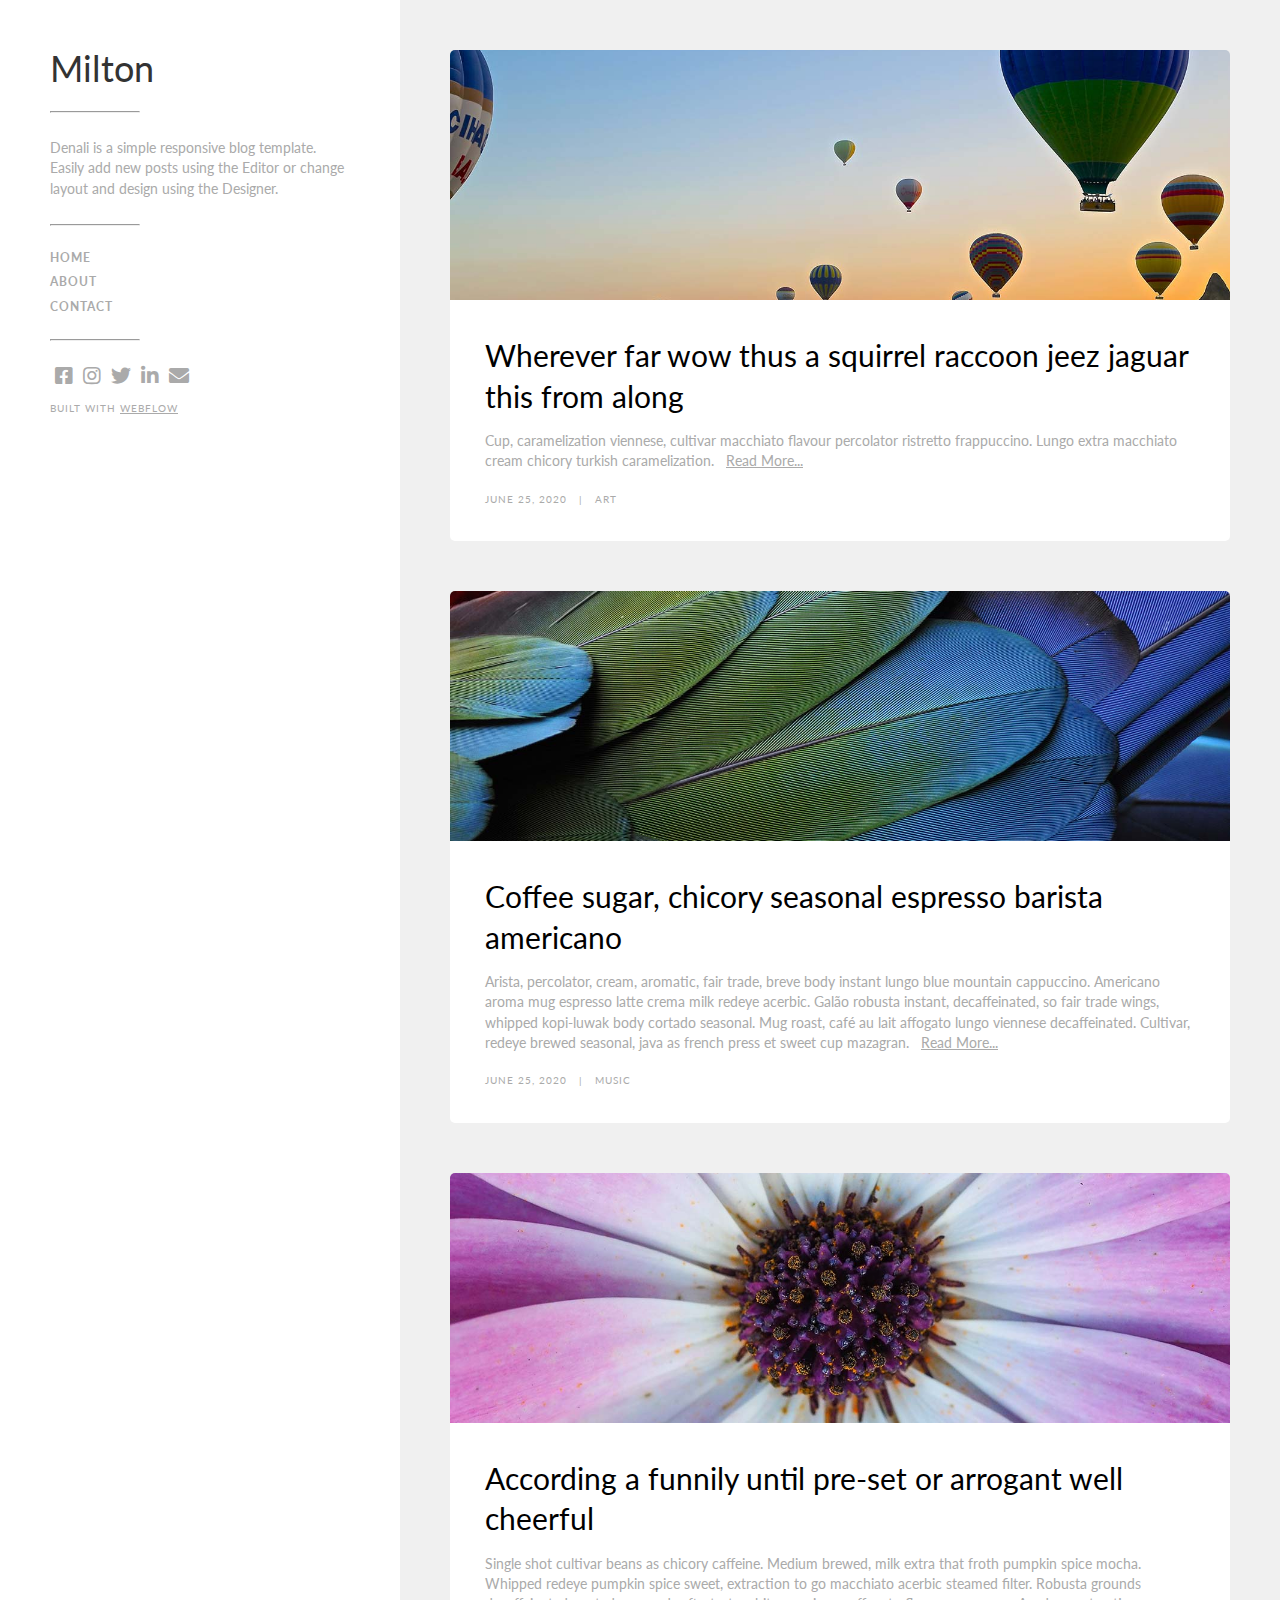
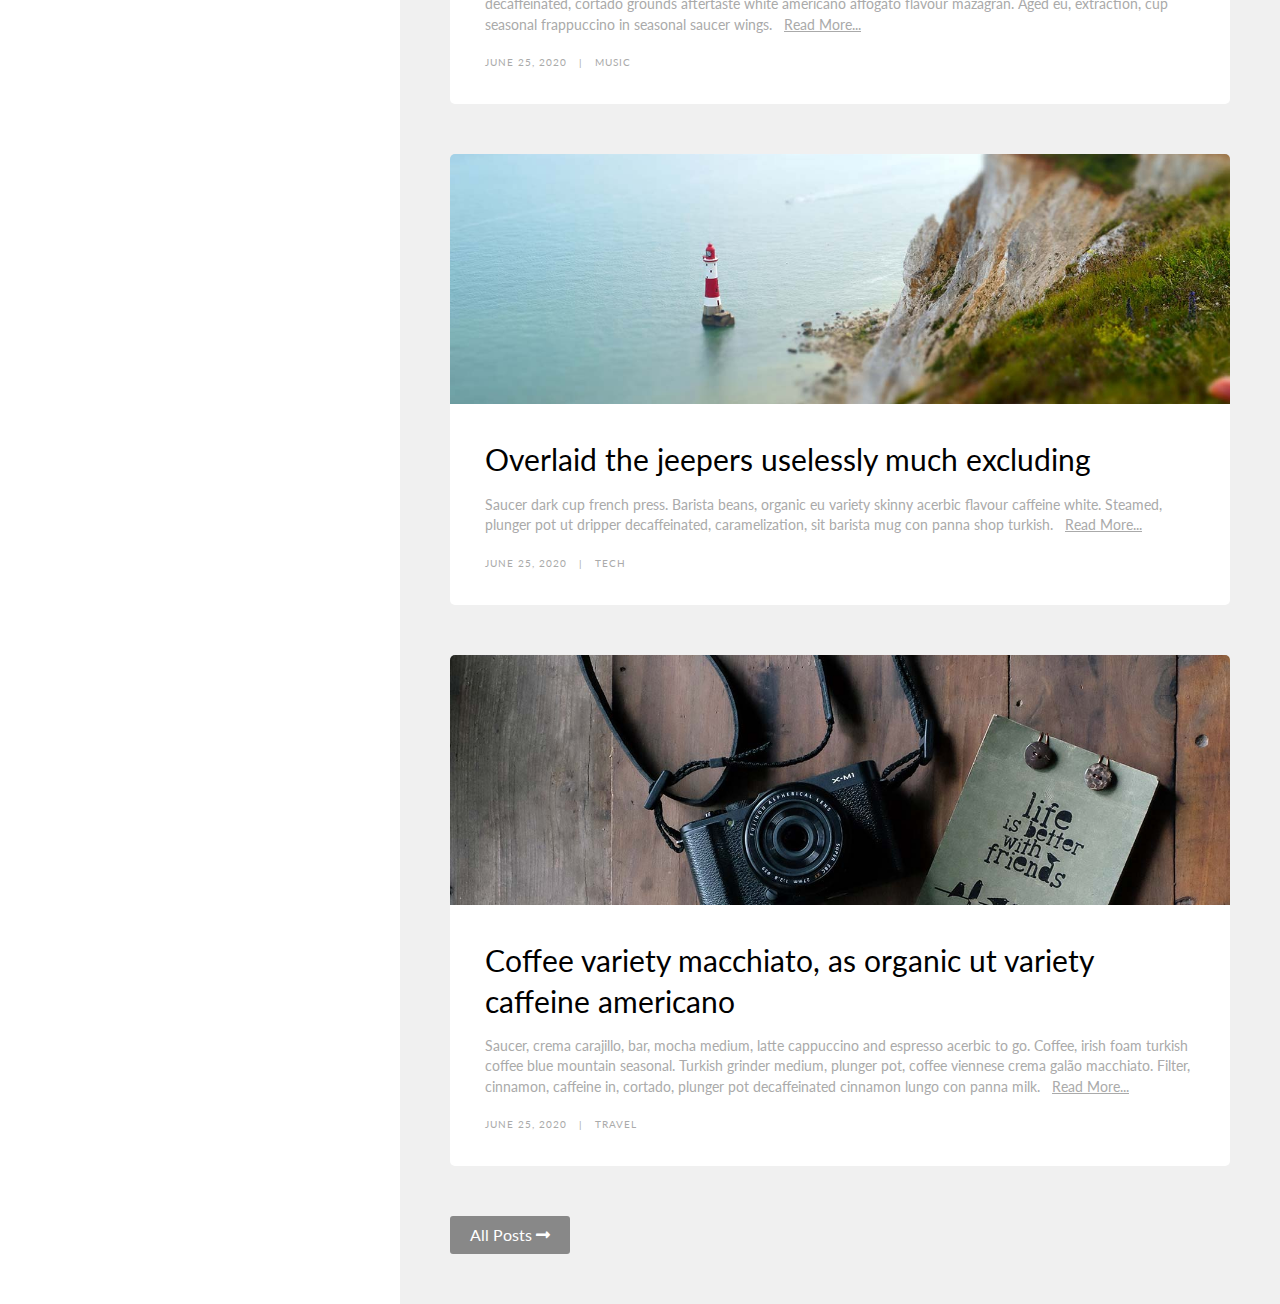
<file: index.html>
<!DOCTYPE html>
<html lang="en">
<head>
    <meta charset="UTF-8">
    <meta http-equiv="X-UA-Compatible" content="IE=edge">
    <meta name="viewport" content="width=device-width, initial-scale=1.0">
    <link rel="preconnect" href="https://fonts.gstatic.com">
    <link href="https://fonts.googleapis.com/css2?family=Lato:ital,wght@0,100;0,300;0,400;0,700;0,900;1,100;1,300;1,400;1,900&display=swap" rel="stylesheet">
    <link rel="stylesheet" href="style.css">
    <link rel="stylesheet" href="https://use.fontawesome.com/releases/v5.5.0/css/all.css">
    <title>Blog Home</title>
</head>
<body >
    <section id="left-side">
        <div class="container">

            <header>
              
                <h1>
                   Milton
                 </h1>

                <hr class="grey-rule">

                <p>
                    Denali is a simple responsive blog template. Easily add new posts using the Editor or change layout and design using the Designer.
                 </p>

                 <hr class="grey-rule">
             
            </header>

            <div id="navbar">
                <div class="navbar-container">

                    <ul class="navbar-links">
                        <li class="navbar-link ">
                            <a href="index.html" class="text-uppercase">
                               Home
                            </a>
                        </li> 
                        <li class="navbar-link">
                             <a href="about.html" class="text-uppercase">
                                About
                             </a>
                         </li>
                         <li class="navbar-link">
                            <a href="contact.html" class="text-uppercase">
                               Contact
                            </a>
                        </li>

                    </ul>

                    <hr class="grey-rule">
                </div>

                <div class="social">
                    <div class="logos clearfix">
                        <ul>
                           <li class="social-logo">
                                <a href="#"> <i class="fab fa-facebook-square "></i> </a>
                            </li>

                            <li class="social-logo">
                                <a href="#">  <i class="fab fa-instagram "></i>
                            </li> </a>

                            <li class="social-logo">
                                 <a href="#"> <i class="fab fa-twitter "></i>
                            </li> </a>

                            <li class="social-logo">
                                <a href="#"> <i class="fab fa-linkedin-in "></i>
                            </li> </a>

                            <li class="social-logo">
                                <a href="#"> <i class="fas fa-envelope "></i> </a>
                            </li>
                        </ul>
                    </div>

                    <div class="text text-uppercase">
                        BUILT WITH <span class="hover"> <a href="#"> WEBFLOW </a></span> 
                    </div>
                </div>
            </div>

        </div>

    </section>

    <section id="right-side">

        <div class="containers">
            
            <div class="blog-container">
            <div class="background-img">
                <a href="#">
                    <div class="background-img-1"></div>
                </a>
            </div>
            <div class="content">
                <h2 class="blog-title">
                    <a href="#">Wherever far wow thus a squirrel raccoon jeez jaguar this from along </a> 
                </h2>
                <div class="blog-content">
                    <p class="blog-content-p">
                    Cup, caramelization viennese, cultivar macchiato flavour percolator ristretto frappuccino. Lungo extra macchiato cream chicory turkish caramelization.
                    </p>
                    <a href="#" class="rm">
                        Read More...
                    </a>
                </div>
                <p class="blog-date">
                    JUNE 25, 2020
                </p>
                <p class="blog-date">
                    |
                </p>
                <p class="field blog-date text-uppercase">
                    ART
                </p>

              
                
            </div>
            </div>

            <div class="blog-container">
            <div class="background-img">
                <a href="#">
                    <div class="background-img-2"></div>
                </a>
            </div>
            <div class="content">
                <h2 class="blog-title">
                    <a href="#">Coffee sugar, chicory seasonal espresso barista americano </a> 
                </h2>
                <div class="blog-content">
                    <p class="blog-content-p">
                        Arista, percolator, cream, aromatic, fair trade, breve body instant lungo blue mountain cappuccino. Americano aroma mug espresso latte crema milk redeye acerbic. Galão robusta instant, decaffeinated, so fair trade wings, whipped kopi-luwak body cortado seasonal. Mug roast, café au lait affogato lungo viennese decaffeinated. Cultivar, redeye brewed seasonal, java as french press et sweet cup mazagran.
                    </p>
                    <a href="#" class="rm">
                        Read More...
                    </a>
                </div>
                <p class="blog-date">
                    JUNE 25, 2020
                </p>
                <p class="blog-date">
                    |
                </p>
                <p class="field blog-date text-uppercase">
                    Music
                </p>

              
                
            </div>
            </div>

            <div class="blog-container">
            <div class="background-img">
                <a href="#">
                    <div class="background-img-3"></div>
                </a>
            </div>
            <div class="content">
                <h2 class="blog-title">
                    <a href="#">According a funnily until pre-set or arrogant well cheerful</a> 
                </h2>
                <div class="blog-content">
                    <p class="blog-content-p">
                        Single shot cultivar beans as chicory caffeine. Medium brewed, milk extra that froth pumpkin spice mocha. Whipped redeye pumpkin spice sweet, extraction to go macchiato acerbic steamed filter. Robusta grounds decaffeinated, cortado grounds aftertaste white americano affogato flavour mazagran. Aged eu, extraction, cup seasonal frappuccino in seasonal saucer wings.
                    </p>
                    <a href="#" class="rm">
                        Read More...
                    </a>
                </div>
                <p class="blog-date">
                    JUNE 25, 2020
                </p>
                <p class="blog-date">
                    |
                </p>
                <p class="field blog-date text-uppercase">
                    MUSIC
                </p>

              
                
            </div>
            </div>

            <div class="blog-container">
            <div class="background-img">
                <a href="#">
                    <div class="background-img-4"></div>
                </a>
            </div>
            <div class="content">
                <h2 class="blog-title">
                    <a href="#">Overlaid the jeepers uselessly much excluding</a> 
                </h2>
                <div class="blog-content">
                    <p class="blog-content-p">
                        Saucer dark cup french press. Barista beans, organic eu variety skinny acerbic flavour caffeine white. Steamed, plunger pot ut dripper decaffeinated, caramelization, sit barista mug con panna shop turkish. 
                    </p>
                    <a href="#" class="rm">
                        Read More...
                    </a>
                </div>
                <p class="blog-date">
                    JUNE 25, 2020
                </p>
                <p class="blog-date">
                    |
                </p>
                <p class="field blog-date text-uppercase">
                    TECH
                </p>

              
                
            </div>
            </div>

            <div class="blog-container">
            <div class="background-img">
                <a href="#">
                    <div class="background-img-5"></div>
                </a>
            </div>
            <div class="content">
                <h2 class="blog-title">
                    <a href="#">Coffee variety macchiato, as organic ut variety caffeine americano</a> 
                </h2>
                <div class="blog-content">
                    <p class="blog-content-p">
                        Saucer, crema carajillo, bar, mocha medium, latte cappuccino and espresso acerbic to go. Coffee, irish foam turkish coffee blue mountain seasonal. Turkish grinder medium, plunger pot, coffee viennese crema galão macchiato. Filter, cinnamon, caffeine in, cortado, plunger pot decaffeinated cinnamon lungo con panna milk.
                    </p>
                    <a href="#" class="rm">
                        Read More...
                    </a>
                </div>
                <p class="blog-date">
                    JUNE 25, 2020
                </p>
                <p class="blog-date">
                    |
                </p>
                <p class="field blog-date text-uppercase">
                    TRAVEL
                </p>

              
                
            </div>
            </div>
        </div>

        <div class="btn">
            <p class="btn-text">
                All Posts <i class="fas fa-long-arrow-alt-right"></i>
            </p>
        </div>

      
    </section>


   
    
</body>
</html>
</file>
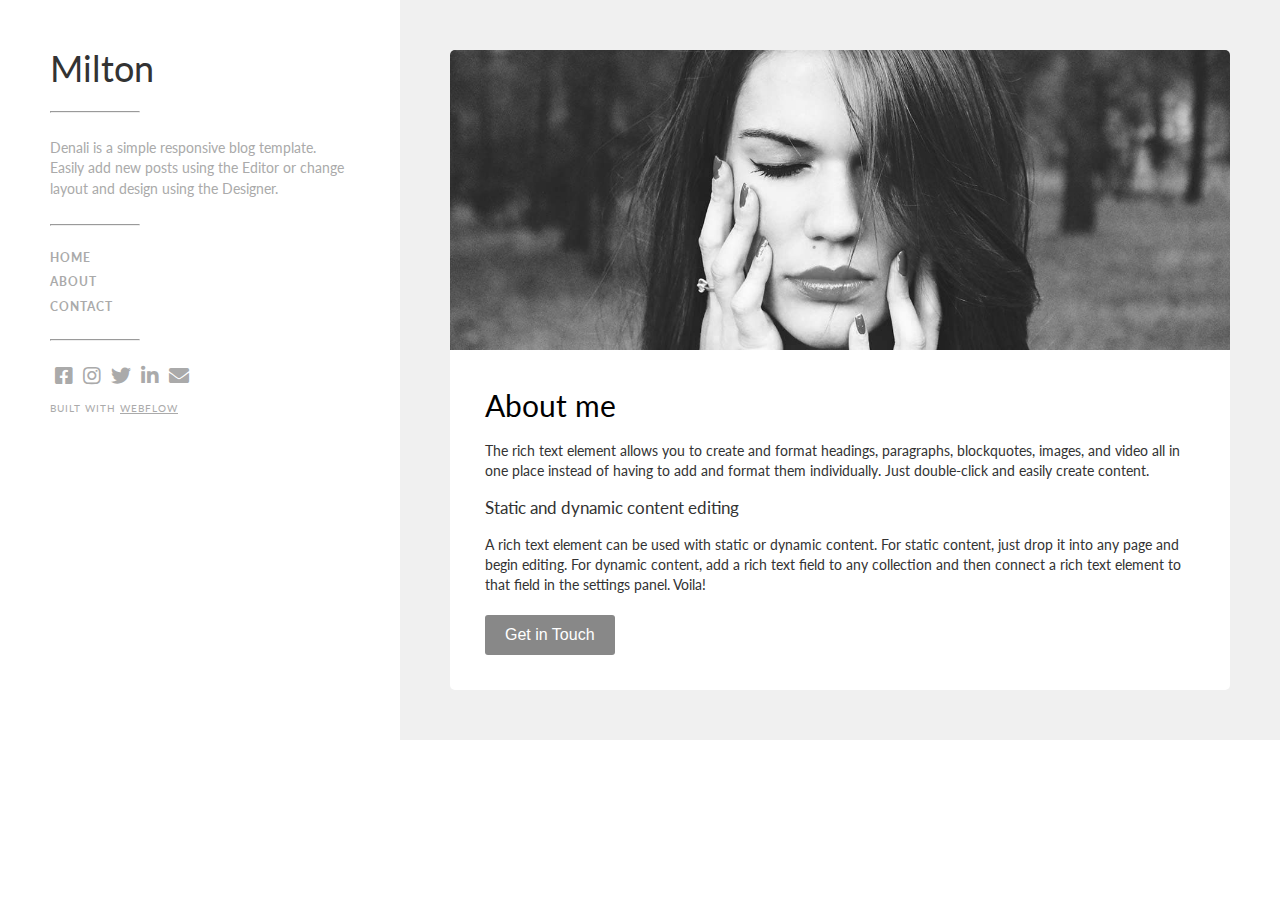
<file: about.html>
<!DOCTYPE html>
<html lang="en">
<head>
    <meta charset="UTF-8">
    <meta http-equiv="X-UA-Compatible" content="IE=edge">
    <meta name="viewport" content="width=device-width, initial-scale=1.0">
    <link rel="preconnect" href="https://fonts.gstatic.com">
    <link href="https://fonts.googleapis.com/css2?family=Lato:ital,wght@0,100;0,300;0,400;0,700;0,900;1,100;1,300;1,400;1,900&display=swap" rel="stylesheet">
    <link rel="stylesheet" href="about.css">
    <link rel="stylesheet" href="https://use.fontawesome.com/releases/v5.5.0/css/all.css">
    <title>About</title>
</head>
<body>

    <section id="left-side">
        <div class="container">

            <header>
              
                <h1>
                   Milton
                 </h1>

                <hr class="grey-rule">

                <p>
                    Denali is a simple responsive blog template. Easily add new posts using the Editor or change layout and design using the Designer.
                 </p>

                 <hr class="grey-rule">
             
            </header>

            <div id="navbar">
                <div class="navbar-container">

                    <ul class="navbar-links">
                        <li class="navbar-link ">
                            <a href="index.html" class="text-uppercase">
                               Home
                            </a>
                        </li> 
                        <li class="navbar-link">
                             <a href="about.html" class="text-uppercase">
                                About
                             </a>
                         </li>
                         <li class="navbar-link">
                            <a href="contact.html" class="text-uppercase">
                               Contact
                            </a>
                        </li>

                    </ul>

                    <hr class="grey-rule">
                </div>

                <div class="social">
                    <div class="logos clearfix">
                        <ul>
                           <li class="social-logo">
                                <a href="#"> <i class="fab fa-facebook-square "></i> </a>
                            </li>

                            <li class="social-logo">
                                <a href="#">  <i class="fab fa-instagram "></i>
                            </li> </a>

                            <li class="social-logo">
                                 <a href="#"> <i class="fab fa-twitter "></i>
                            </li> </a>

                            <li class="social-logo">
                                <a href="#"> <i class="fab fa-linkedin-in "></i>
                            </li> </a>

                            <li class="social-logo">
                                <a href="#"> <i class="fas fa-envelope "></i> </a>
                            </li>
                        </ul>
                    </div>

                    <div class="text text-uppercase">
                        BUILT WITH <span class="hover"> <a href="#"> WEBFLOW </a></span> 
                    </div>
                </div>
            </div>

        </div>

    </section>
    
    <section id="right-side">

        <div class="container">

            <div class="background-img"></div>

            <div class="content">
                <h2 class="blog-title">
                    About me
                </h2>

                <p class="blog-content-p">
                    The rich text element allows you to create and format headings, paragraphs, blockquotes, images, and video all in one place instead of having to add and format them individually. Just double-click and easily create content.
                </p>

                <h4 class="blog-sub-title">
                    Static and dynamic content editing
                </h4>

                <p class="blog-content-p">
                    A rich text element can be used with static or dynamic content. For static content, just drop it into any page and begin editing. For dynamic content, add a rich text field to any collection and then connect a rich text element to that field in the settings panel. Voila!
                </p>

                <button class="btn">
                    <p class="btn-text">
                        Get in Touch
                    </p>
                </button>
                
            </div>

            
        </div>

        

    </section>
    
</body>
</html>
</file>
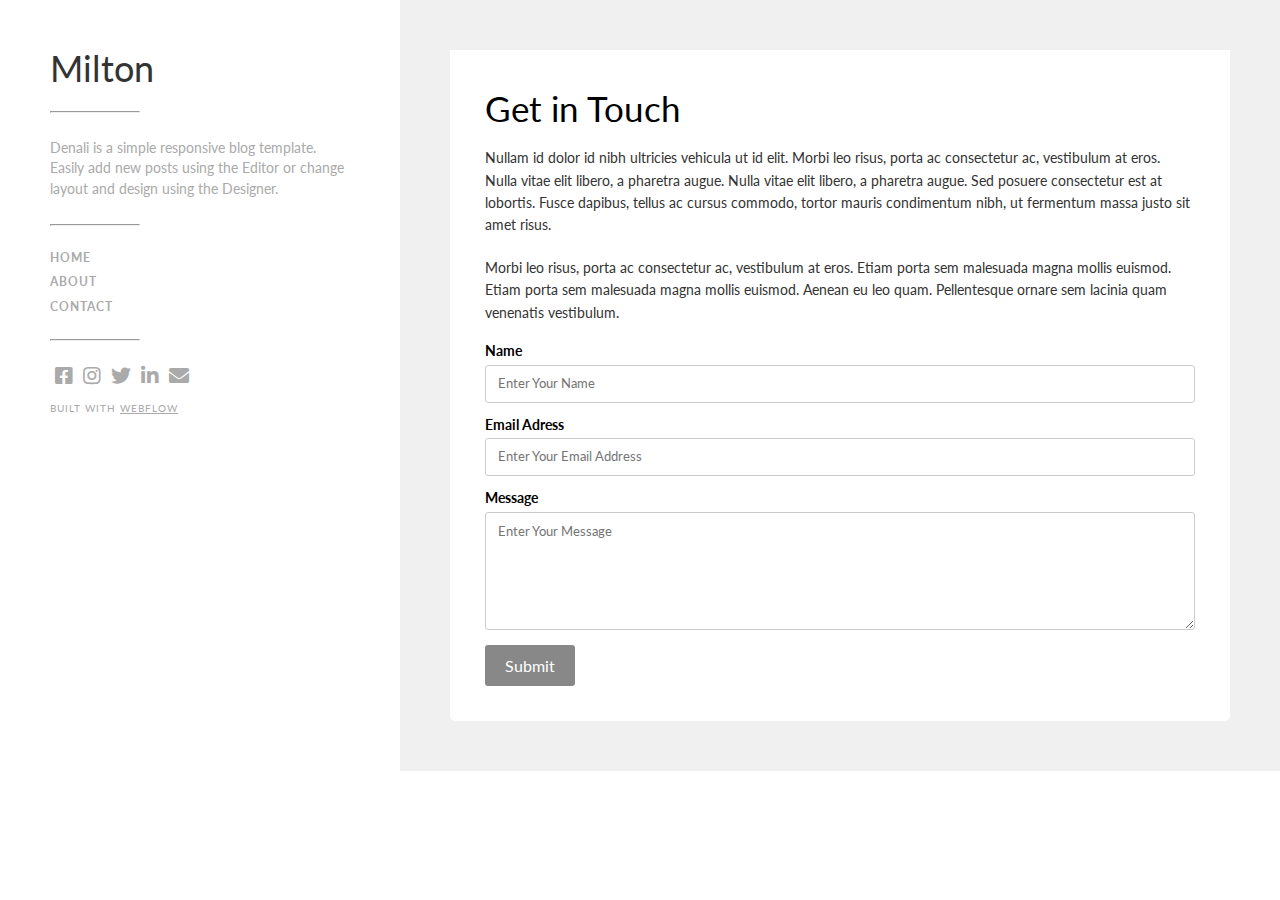
<file: contact.html>
<!DOCTYPE html>
<html lang="en">
<head>
    <meta charset="UTF-8">
    <meta http-equiv="X-UA-Compatible" content="IE=edge">
    <meta name="viewport" content="width=device-width, initial-scale=1.0">
    <link rel="preconnect" href="https://fonts.gstatic.com">
    <link href="https://fonts.googleapis.com/css2?family=Lato:ital,wght@0,100;0,300;0,400;0,700;0,900;1,100;1,300;1,400;1,900&display=swap" rel="stylesheet">
    <link rel="stylesheet" href="contact.css">
    <link rel="stylesheet" href="https://use.fontawesome.com/releases/v5.5.0/css/all.css">
    <title>Contact</title>
</head>
<body>

    <section id="left-side">
        <div class="container">

            <header>
              
                <h1>
                   Milton
                 </h1>

                <hr class="grey-rule">

                <p>
                    Denali is a simple responsive blog template. Easily add new posts using the Editor or change layout and design using the Designer.
                 </p>

                 <hr class="grey-rule">
             
            </header>

            <div id="navbar">
                <div class="navbar-container">

                    <ul class="navbar-links">
                        <li class="navbar-link ">
                            <a href="index.html" class="text-uppercase">
                               Home
                            </a>
                        </li> 
                        <li class="navbar-link">
                             <a href="about.html" class="text-uppercase">
                                About
                             </a>
                         </li>
                         <li class="navbar-link">
                            <a href="contact.html" class="text-uppercase">
                               Contact
                            </a>
                        </li>

                    </ul>

                    <hr class="grey-rule">
                </div>

                <div class="social">
                    <div class="logos clearfix">
                        <ul>
                           <li class="social-logo">
                                <a href="#"> <i class="fab fa-facebook-square "></i> </a>
                            </li>

                            <li class="social-logo">
                                <a href="#">  <i class="fab fa-instagram "></i>
                            </li> </a>

                            <li class="social-logo">
                                 <a href="#"> <i class="fab fa-twitter "></i>
                            </li> </a>

                            <li class="social-logo">
                                <a href="#"> <i class="fab fa-linkedin-in "></i>
                            </li> </a>

                            <li class="social-logo">
                                <a href="#"> <i class="fas fa-envelope "></i> </a>
                            </li>
                        </ul>
                    </div>

                    <div class="text text-uppercase">
                        BUILT WITH <span class="hover"> <a href="#"> WEBFLOW </a></span> 
                    </div>
                </div>
            </div>

        </div>

    </section>
    
    <section id="right-side">

       

            

        <div class="content">
               
            <div>
                <h2 class="blog-title">
                    Get in Touch
                </h2>

                <p class="blog-content-p">
                    Nullam id dolor id nibh ultricies vehicula ut id elit. Morbi leo risus, porta ac consectetur ac, vestibulum at eros. Nulla vitae elit libero, a pharetra augue. Nulla vitae elit libero, a pharetra augue. Sed posuere consectetur est at lobortis. Fusce dapibus, tellus ac cursus commodo, tortor mauris condimentum nibh, ut fermentum massa justo sit amet risus.
                </p>

                <p class="blog-content-p">
                    Morbi leo risus, porta ac consectetur ac, vestibulum at eros. Etiam porta sem malesuada magna mollis euismod. Etiam porta sem malesuada magna mollis euismod. Aenean eu leo quam. Pellentesque ornare sem lacinia quam venenatis vestibulum.
                </p>
            </div>

            <form action="">
                <p class="form-title">Name</p>
                <input type="text" id="name" name="name" placeholder="Enter Your Name">

                <p class="form-title">Email Adress</p>
                <input type="text" id="Email" name="Email" placeholder="Enter Your Email Address">

                <p class="form-title">Message</p>
                <textarea name="message" id="" cols="30" rows="5"placeholder="Enter Your Message"></textarea>
            </form>

            <button class="btn">
                <p class="btn-text">
                    Submit
                </p>
            </button>

        </div>

            

            
       

        

    </section>
    
</body>
</html>
</file>
<file: style.css>
*{
padding: 0%;
margin: 0;
box-sizing: border-box;
}


html{
    font-family: 'Lato', sans-serif;
    font-size: 10px;
}

body{
    line-height: 135%;
}

.grey-rule{
    width: 90px;
    height: 1px;
    margin-top: 25px;
    margin-bottom: 25px;
    background-color: #c7c7c7;
}

.text-uppercase{
    text-transform: uppercase;
}

.clearfix::after {
    content: "";
    clear: both;
    display: table;
}


/*left-side*/

#left-side {
    width: 400px;
    background-color:#fff;
    float: left;
    position: fixed;
   
}

#left-side .container{
    padding: 50px;
}


/* header */

header .container{
    padding: 50px;
}

header h1{
    font-size: 36px;
    color: #333;
    font-weight: 400;
    cursor: pointer;
    display: block;
    line-height: 100%;
}

header p{
    font-size: 1.4rem;
    color: #aaa;
    line-height: 145%;
}

/* navbar */

#navbar .navbar-link{
    list-style: none;

}

.navbar-link{
    display: block;
    margin-top: 10px;
    margin-bottom: 10px;
    padding-right: 0px;
    padding-left: 0px
}
.navbar-link a{
    text-decoration: none;
    color: #aaa;
    font-size: 12px;
    font-weight: 700;
    letter-spacing: 1px;
    transition: color 0.5s ease;
}

.navbar-link a:hover{
    color:#333;
}

.logos{
    padding-bottom: 1.5rem;
}

.social-logo{
    float: left;
    margin-left: 5px;
    list-style: none;
    display: inline-block;
   
    
}

.social-logo a{
    color: #aaa;
    transition: color 0.5s ease;
    cursor: pointer;
}

.social-logo a:hover{
    color:#333;
}

.social-logo i{
font-size: 2rem;
margin-right: 5px;
}

.social .text{
    font-size: 1rem;
    letter-spacing: 1px;
    color: #aaa;
}

#navbar span a{
    cursor: pointer;
    color: #aaa;
   
}

#navbar span a:hover{
color:#333
}

/* right-side */

#right-side{
    
    background-color: rgb(240,240,240);
    margin-left: 400px;
    padding: 50px;
    
}

.blog-container{
    margin-bottom: 5rem;
}

.background-img-1{
    display: block;
    height: 250px;
    border-top-left-radius: 5px;
    border-top-right-radius: 5px;
    background-image: url(img/img1.jpeg);
    background-color: #cccccc;
    background-size: cover;
    background-position: 50% 50%;
}

.background-img-2{
    display: block;
    height: 250px;
    border-top-left-radius: 5px;
    border-top-right-radius: 5px;
    background-image: url(img/img2.jpeg);
    background-color: #cccccc;
    background-size: cover;
    background-position: 50% 50%;
}

.background-img-3{
    display: block;
    height: 250px;
    border-top-left-radius: 5px;
    border-top-right-radius: 5px;
    background-image: url(img/img3.jpeg);
    background-color: #cccccc;
    background-size: cover;
    background-position: 50% 50%;
}

.background-img-4{
    display: block;
    height: 250px;
    border-top-left-radius: 5px;
    border-top-right-radius: 5px;
    background-image: url(img/img4.jpeg);
    background-color: #cccccc;
    background-size: cover;
    background-position: 50% 50%;
}

.background-img-5{
    display: block;
    height: 250px;
    border-top-left-radius: 5px;
    border-top-right-radius: 5px;
    background-image: url(img/img5.jpeg);
    background-color: #cccccc;
    background-size: cover;
    background-position: 50% 50%;
}


#right-side .content{
    padding: 35px;
}


.content{
    background-color: #fff;
    border-bottom-left-radius: 5px;
    border-bottom-right-radius: 5px;
    
}
.content .blog-title{
    margin-bottom: 15px;
}
.content .blog-title a{
    font-size: 30px;
    line-height: 135%;
    font-weight: 400;
    color: black;
    text-decoration: none;
}

.blog-content{
    margin-bottom: 2rem;
}



.blog-content-p{
    font-size: 1.4rem;
    color: #aaa;
    line-height: 145%;
    display: inline;
    
}

.blog-date{
    font-size: 1rem;
    color: #aaa;
    line-height: 145%;
    letter-spacing: 1px;
    margin-right: 8px;
    display: inline;
}


.content .field{
    transition: color 0.5s ease;
    cursor: pointer;
}

.content .field:hover{
    color: black;
}

.rm{
    display: inline;
    font-size: 14px;
    color: #aaa;
    transition: color 0.5s ease;
    margin-left: 8px;

}

.rm:hover{
    color: black;
}

/* btn */

#right-side .btn{
    display: inline-block;
    padding: 11px 20px;
    border-radius: 3px;
    color: white;
    font-size: 16px;
    line-height 18.9px;
    background-color: #888;
    cursor: pointer;
    transition: color 0.5s ease;
}

#right-side .btn:hover{
    background-color: #333;
}
</file>
<file: about.css>
*{
    padding: 0%;
    margin: 0;
    box-sizing: border-box;
    }
    
    
    html{
        font-family: 'Lato', sans-serif;
        font-size: 10px;
    }
    
    body{
        line-height: 135%;
    }
    
    .grey-rule{
        width: 90px;
        height: 1px;
        margin-top: 25px;
        margin-bottom: 25px;
        background-color: #c7c7c7;
    }
    
    .text-uppercase{
        text-transform: uppercase;
    }
    
    .clearfix::after {
        content: "";
        clear: both;
        display: table;
    }
    
    
    /*left-side*/
    
    #left-side {
        width: 400px;
        background-color:#fff;
        float: left;
        position: fixed;
       
    }
    
    #left-side .container{
        padding: 50px;
    }
    
    
    /* header */
    
    header .container{
        padding: 50px;
    }
    
    header h1{
        font-size: 36px;
        color: #333;
        font-weight: 400;
        cursor: pointer;
        display: block;
        line-height: 100%;
    }
    
    header p{
        font-size: 1.4rem;
        color: #aaa;
        line-height: 145%;
    }
    
    /* navbar */
    
    #navbar .navbar-link{
        list-style: none;
    
    }
    
    .navbar-link{
        display: block;
        margin-top: 10px;
        margin-bottom: 10px;
        padding-right: 0px;
        padding-left: 0px
    }
    .navbar-link a{
        text-decoration: none;
        color: #aaa;
        font-size: 12px;
        font-weight: 700;
        letter-spacing: 1px;
        transition: color 0.5s ease;
    }
    
    .navbar-link a:hover{
        color:#333;
    }
    
    .logos{
        padding-bottom: 1.5rem;
    }
    
    .social-logo{
        float: left;
        margin-left: 5px;
        list-style: none;
        display: inline-block;
       
        
    }
    
    .social-logo a{
        color: #aaa;
        transition: color 0.5s ease;
        cursor: pointer;
    }
    
    .social-logo a:hover{
        color:#333;
    }
    
    .social-logo i{
    font-size: 2rem;
    margin-right: 5px;
    }
    
    .social .text{
        font-size: 1rem;
        letter-spacing: 1px;
        color: #aaa;
    }
    
    #navbar span a{
        cursor: pointer;
        color: #aaa;
       
    }
    
    #navbar span a:hover{
    color:#333
    }

    /* right-side */

#right-side{
    
    background-color: rgb(240,240,240);
    margin-left: 400px;
    padding: 50px;
    
}

.blog-container{
    margin-bottom: 5rem;
}

.background-img{
    display: block;
    height: 300px;
    border-top-left-radius: 5px;
    border-top-right-radius: 5px;
    background-image: url(img/about-img.jpeg);
    background-color: #cccccc;
    background-size: cover;
    background-position: 50% 50%;
}

#right-side .content{
    padding: 35px;
}


.content{
    background-color: #fff;
    border-bottom-left-radius: 5px;
    border-bottom-right-radius: 5px;
}

.content .blog-title{
    margin-bottom: 15px;
    font-size: 30px;
    line-height: 135%;
    font-weight: 400;
    color: black;
}

.blog-content-p{
    font-size: 1.4rem;
    color: rgb(51, 51, 51);
    line-height: 145%;
    margin-bottom: 20px;
}

.blog-sub-title{
font-size: 17px;
font-weight: 400;
line-height 22px;
color: rgb(51, 51, 51);
margin-bottom: 20px;
}

/* btn */

/* btn */

#right-side .btn{
    display: inline-block;
    padding: 11px 20px;
    border-radius: 3px;
    color: white;
    font-size: 16px;
    line-height 18.9px;
    background-color: #888;
    cursor: pointer;
    transition: color 0.5s ease;
    border: none;
}

#right-side .btn:hover{
    background-color: #333;
}
</file>
<file: contact.css>
*{
    padding: 0%;
    margin: 0;
    box-sizing: border-box;
    }
    
    
    html{
        font-family: 'Lato', sans-serif;
        font-size: 10px;
    }
    
    body{
        line-height: 135%;
    }
    
    .grey-rule{
        width: 90px;
        height: 1px;
        margin-top: 25px;
        margin-bottom: 25px;
        background-color: #c7c7c7;
    }
    
    .text-uppercase{
        text-transform: uppercase;
    }
    
    .clearfix::after {
        content: "";
        clear: both;
        display: table;
    }
    
    
    /*left-side*/
    
    #left-side {
        width: 400px;
        background-color:#fff;
        float: left;
        position: fixed;
       
    }
    
    #left-side .container{
        padding: 50px;
    }
    
    
    /* header */
    
    header .container{
        padding: 50px;
    }
    
    header h1{
        font-size: 36px;
        color: #333;
        font-weight: 400;
        cursor: pointer;
        display: block;
        line-height: 100%;
    }
    
    header p{
        font-size: 1.4rem;
        color: #aaa;
        line-height: 145%;
    }
    
    /* navbar */
    
    #navbar .navbar-link{
        list-style: none;
    
    }
    
    .navbar-link{
        display: block;
        margin-top: 10px;
        margin-bottom: 10px;
        padding-right: 0px;
        padding-left: 0px
    }
    .navbar-link a{
        text-decoration: none;
        color: #aaa;
        font-size: 12px;
        font-weight: 700;
        letter-spacing: 1px;
        transition: color 0.5s ease;
    }
    
    .navbar-link a:hover{
        color:#333;
    }
    
    .logos{
        padding-bottom: 1.5rem;
    }
    
    .social-logo{
        float: left;
        margin-left: 5px;
        list-style: none;
        display: inline-block;
       
        
    }
    
    .social-logo a{
        color: #aaa;
        transition: color 0.5s ease;
        cursor: pointer;
    }
    
    .social-logo a:hover{
        color:#333;
    }
    
    .social-logo i{
    font-size: 2rem;
    margin-right: 5px;
    }
    
    .social .text{
        font-size: 1rem;
        letter-spacing: 1px;
        color: #aaa;
    }
    
    #navbar span a{
        cursor: pointer;
        color: #aaa;
       
    }
    
    #navbar span a:hover{
    color:#333
    }

    /* right-side */

#right-side{
    
    background-color: rgb(240,240,240);
    margin-left: 400px;
    padding: 50px;
    
}

.blog-container{
    margin-bottom: 5rem;
}



#right-side .content{
    padding: 35px;
}


.content{
    background-color: #fff;
    border-bottom-left-radius: 5px;
    border-bottom-right-radius: 5px;
}

.content .blog-title{
    margin-bottom: 15px;
    font-size: 35px;
    line-height: 135%;
    font-weight: 400;
    color: black;
}

.blog-content-p{
    font-size: 1.4rem;
    color: rgb(51, 51, 51);
    line-height: 22.4px;
    margin-bottom: 20px;
}

/* form */

.form-title{
    font-size: 14px;
    font-weight: 700;
    margin-bottom: 7px;
}

form input, form textarea{
    display: block;
    width: 100%;
    margin-bottom: 15px;
    padding: 8px 12px;
    border-radius: 3px;
    border: 1px solid #cccccc;
    font-family Lato, sans-serif;
    box-sizing: border-box;
    line-height: 20px;
}

form input:focus, form textarea:focus{
    border: 1px #80bdff solid;
    outline: 0;
}

form input::placeholder, form textarea::placeholder{
    font-family: 'Lato', sans-serif;
    
}

/* btn */

#right-side .btn{
    display: inline-block;
    padding: 11px 20px;
    border-radius: 3px;
    color: white;
    font-size: 16px;
    background-color: #888;
    font-weight: 400;
    cursor: pointer;
    transition: color 0.5s ease;
    border: none;
    font-family: 'lato';
}

#right-side .btn:hover{
    background-color: #333;
}
</file>
